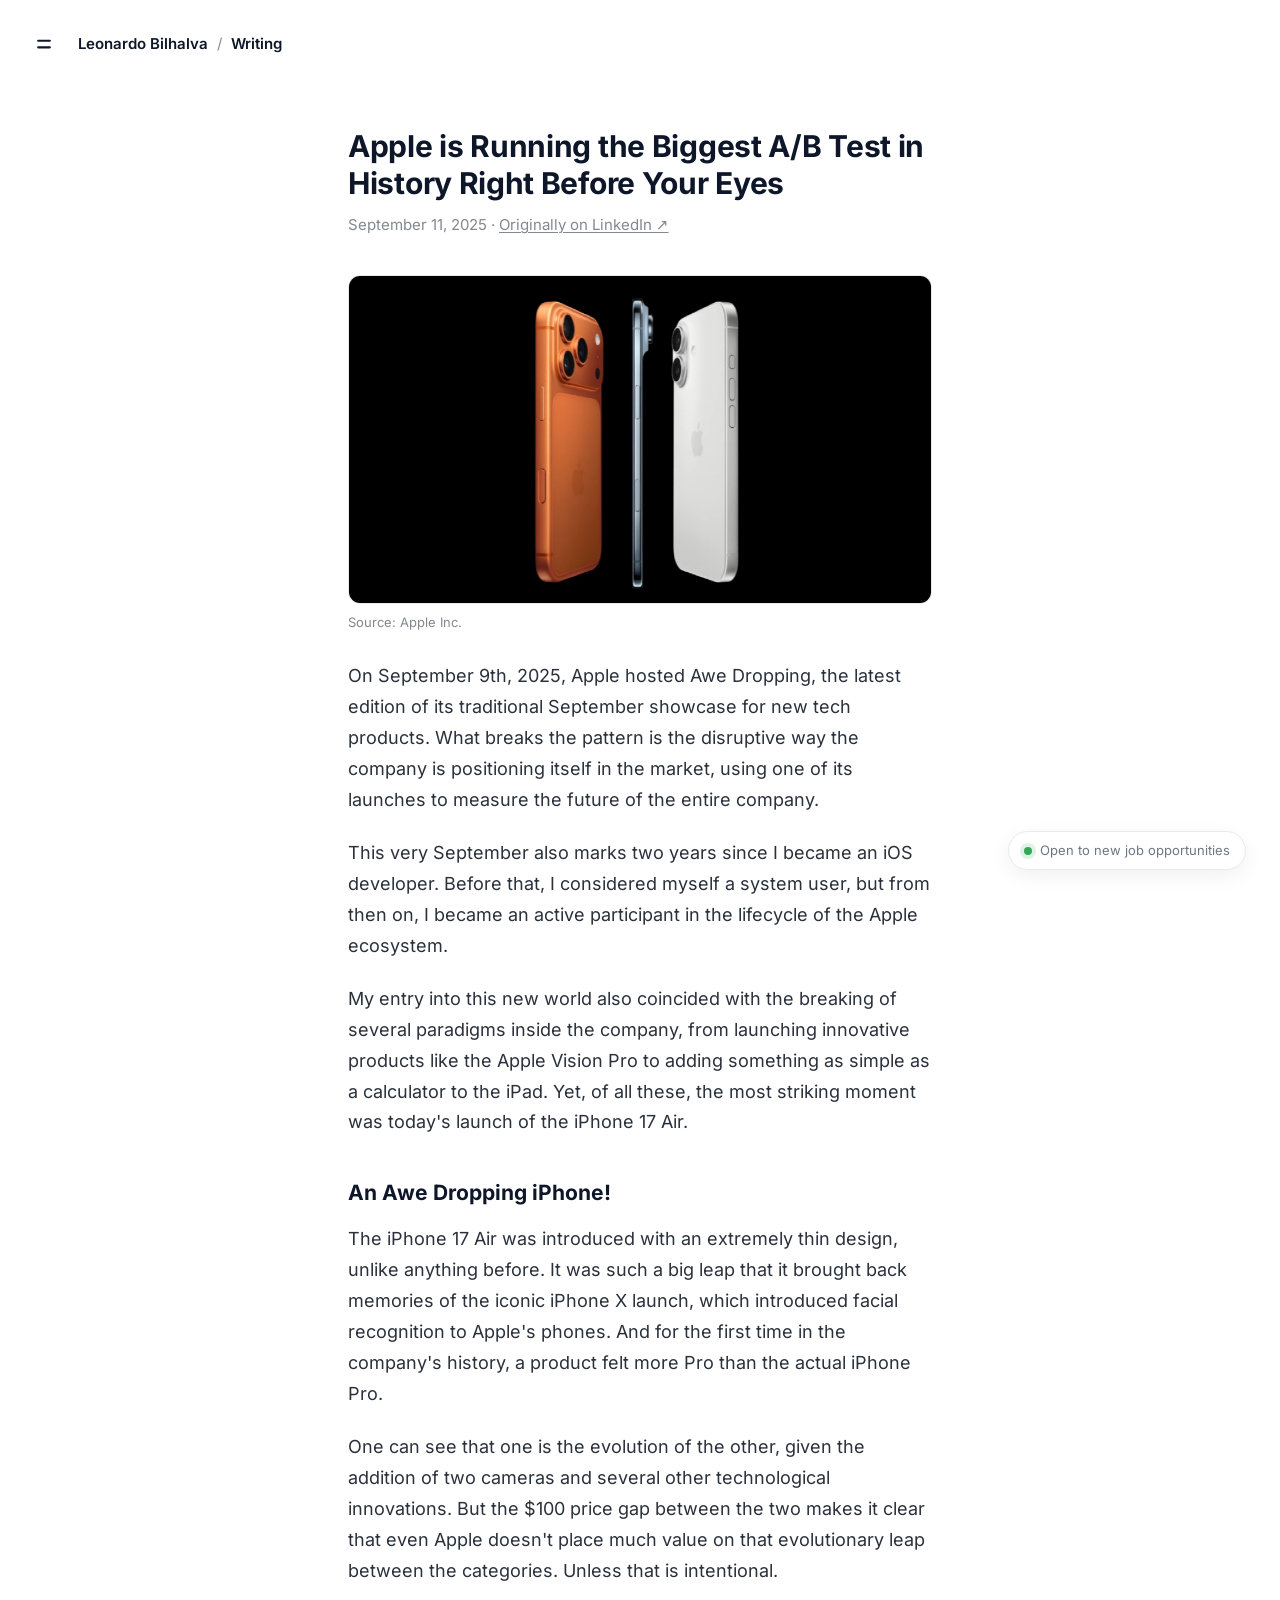
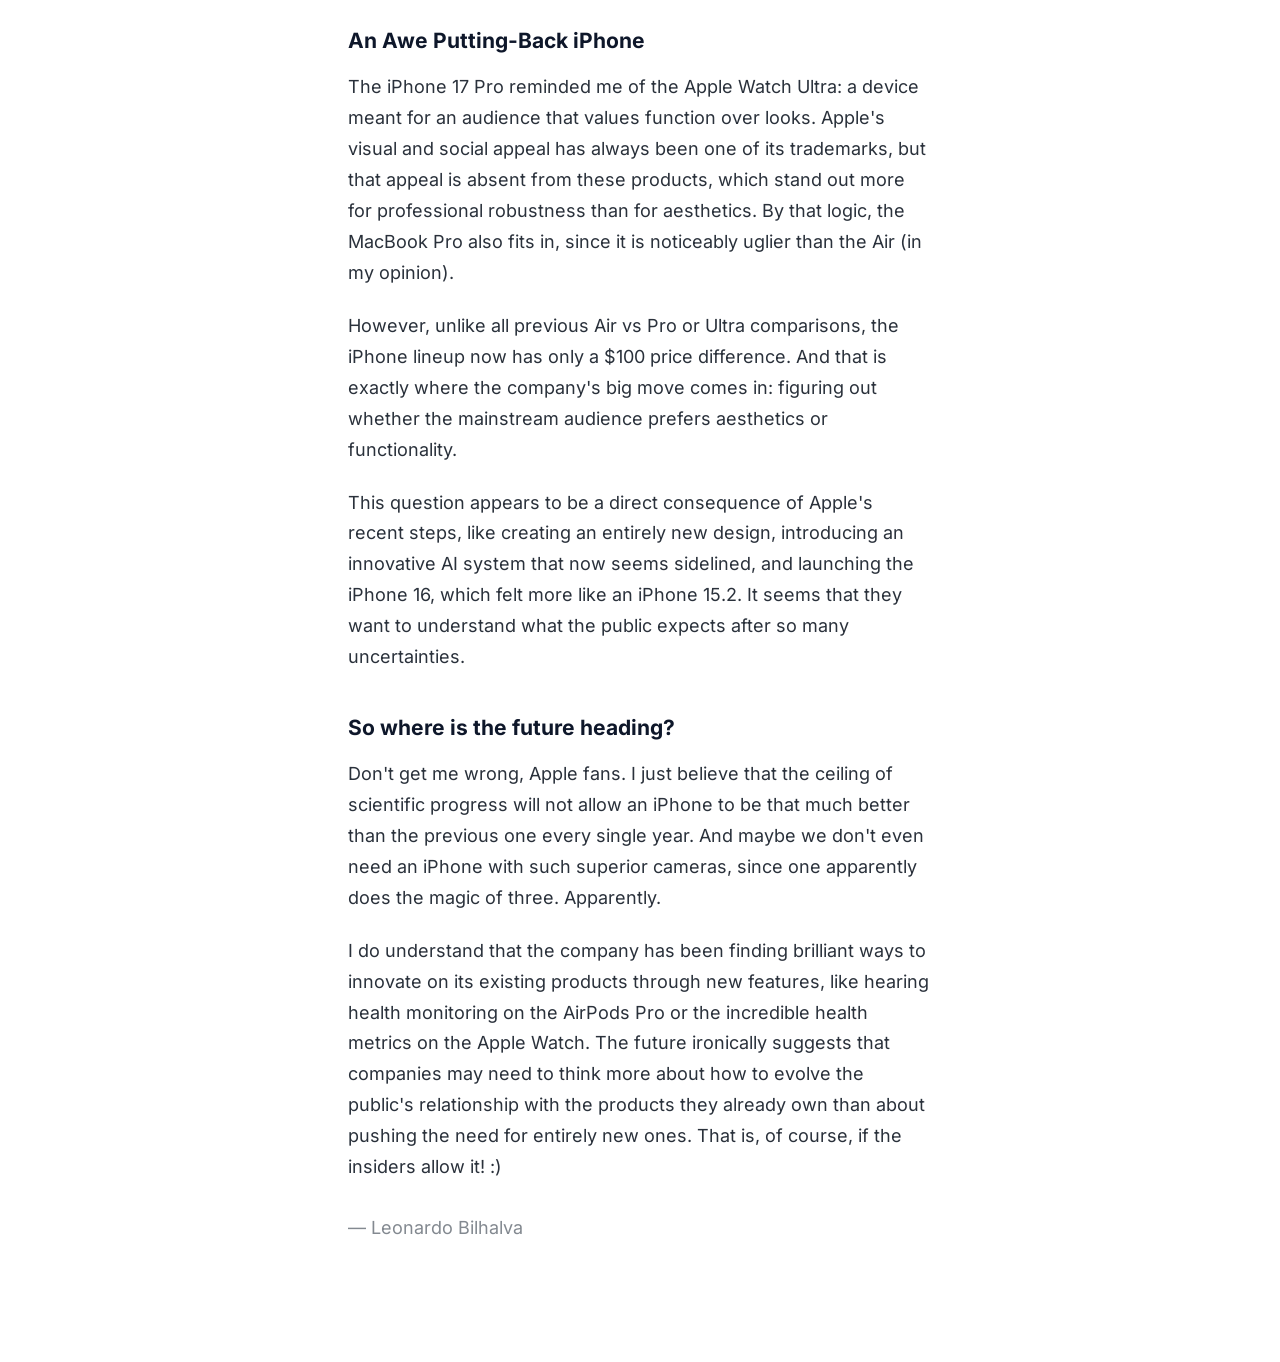
<file: apple-ab-test.html>
<!DOCTYPE html>
<html lang="en">
<head>
  <meta charset="UTF-8" />
  <meta name="viewport" content="width=device-width, initial-scale=1.0" />
  <meta name="color-scheme" content="light only" />
  <title>Apple is Running the Biggest A/B Test in History — Leonardo Bilhalva</title>
  <meta name="description" content="On the move Apple made at Awe Dropping 2025, and why the iPhone 17 Air vs Pro may be the largest A/B test in history." />
  <link rel="stylesheet" href="style.css?v=12" />
  <link rel="icon" href="/favicon.ico" sizes="any" />
  <link rel="icon" type="image/png" href="assets/favicon-64.png?v=1" />
  <link rel="apple-touch-icon" href="assets/favicon-180.png?v=1" />
</head>
<body>
  <div class="menu" onclick="navMenu(true)" role="button" aria-label="Open menu" tabindex="0"><svg viewBox="0 0 24 24" fill="none"><path d="M5 8H19" stroke="currentColor" stroke-width="2.5" stroke-linecap="round"/><path d="M5 16H19" stroke="currentColor" stroke-width="2.5" stroke-linecap="round"/></svg></div>
  <div class="pill"><span class="dot"></span>Open to new job opportunities</div>
  <nav class="crumb"><a href="index.html">Leonardo Bilhalva</a> <span class="sep">/</span> <a href="writing.html">Writing</a></nav>

  <!-- nav sidebar -->
  <div class="nav-backdrop" id="navBackdrop" onclick="navMenu(false)"></div>
  <aside class="nav-panel" id="navPanel" aria-hidden="true">
    <button class="nav-close" onclick="navMenu(false)" aria-label="Close menu"><svg viewBox="0 0 24 24" fill="none"><path d="M6 6L18 18" stroke="currentColor" stroke-width="2.5" stroke-linecap="round"/><path d="M6 18L18 6" stroke="currentColor" stroke-width="2.5" stroke-linecap="round"/></svg></button>
    <a class="nav-home" href="index.html">Homepage</a>
    <div class="nav-group">
      <div class="nav-glabel">Pages</div>
      <a class="nl" href="apps.html">Apps</a>
      <a class="nl" href="experience.html">Experience</a>
      <a class="nl" href="index.html#research">Research</a>
      <a class="nl" href="writing.html">Writing</a>
      <a class="nl" href="index.html#films">Films</a>
    </div>
    <div class="nav-group">
      <div class="nav-glabel">Projects</div>
      <a class="nl" href="apps.html#chrono">Chrono</a>
      <a class="nl" href="apps.html#tinygoods">Tiny Goods</a>
    </div>
    <div class="nav-socials">
      <a href="https://github.com/leonardobilhalva" target="_blank" rel="noopener" aria-label="GitHub"><svg viewBox="0 0 24 24"><path d="M12 .5C5.7.5.5 5.7.5 12c0 5.1 3.3 9.4 7.9 10.9.6.1.8-.2.8-.5v-1.8c-3.2.7-3.9-1.5-3.9-1.5-.5-1.3-1.3-1.7-1.3-1.7-1.1-.7.1-.7.1-.7 1.2.1 1.8 1.2 1.8 1.2 1 1.8 2.8 1.3 3.5 1 .1-.8.4-1.3.7-1.6-2.6-.3-5.3-1.3-5.3-5.7 0-1.3.5-2.3 1.2-3.1-.1-.3-.5-1.5.1-3.1 0 0 1-.3 3.3 1.2a11.5 11.5 0 0 1 6 0C17.3 4.7 18.3 5 18.3 5c.6 1.6.2 2.8.1 3.1.8.8 1.2 1.8 1.2 3.1 0 4.4-2.7 5.4-5.3 5.7.4.4.8 1.1.8 2.2v3.3c0 .3.2.6.8.5 4.6-1.5 7.9-5.8 7.9-10.9C23.5 5.7 18.3.5 12 .5z"/></svg></a>
      <a href="https://instagram.com/leonardobilhalva" target="_blank" rel="noopener" aria-label="Instagram"><svg viewBox="0 0 24 24"><rect x="2.5" y="2.5" width="19" height="19" rx="5.5" fill="none" stroke="currentColor" stroke-width="2"/><circle cx="12" cy="12" r="4.2" fill="none" stroke="currentColor" stroke-width="2"/><circle cx="17.4" cy="6.6" r="1.4" fill="currentColor"/></svg></a>
      <a href="https://linkedin.com/in/leonardobilhalva" target="_blank" rel="noopener" aria-label="LinkedIn"><svg viewBox="0 0 24 24"><path d="M20.5 2h-17C2.7 2 2 2.7 2 3.5v17c0 .8.7 1.5 1.5 1.5h17c.8 0 1.5-.7 1.5-1.5v-17c0-.8-.7-1.5-1.5-1.5zM8 19H5V9h3v10zM6.5 7.7a1.7 1.7 0 1 1 0-3.5 1.7 1.7 0 0 1 0 3.5zM19 19h-3v-5c0-1.2-.5-2-1.6-2-.9 0-1.4.6-1.6 1.2-.1.2-.1.5-.1.8v5h-3V9h3v1.4c.4-.6 1.1-1.5 2.7-1.5 2 0 3.2 1.3 3.2 4V19z"/></svg></a>
      <a href="mailto:leobbbilhalva@gmail.com" aria-label="Email"><svg viewBox="0 0 24 24"><path d="M20 4H4c-1.1 0-2 .9-2 2v12c0 1.1.9 2 2 2h16c1.1 0 2-.9 2-2V6c0-1.1-.9-2-2-2zm0 4-8 5-8-5V6l8 5 8-5v2z"/></svg></a>
    </div>
  </aside>

  <main class="wrap">
    <article class="article">
      <h1 class="art-title">Apple is Running the Biggest A/B Test in History Right Before Your Eyes</h1>
      <div class="art-meta">September 11, 2025 · <a href="https://www.linkedin.com/in/leonardobilhalva/recent-activity/articles/" target="_blank" rel="noopener">Originally on LinkedIn ↗</a></div>

      <figure>
        <img src="assets/articles/iphone17.jpg" alt="iPhone 17 Pro, iPhone 17 Air and iPhone 17 side by side" />
        <figcaption>Source: Apple Inc.</figcaption>
      </figure>

      <p>On September 9th, 2025, Apple hosted Awe Dropping, the latest edition of its traditional September showcase for new tech products. What breaks the pattern is the disruptive way the company is positioning itself in the market, using one of its launches to measure the future of the entire company.</p>

      <p>This very September also marks two years since I became an iOS developer. Before that, I considered myself a system user, but from then on, I became an active participant in the lifecycle of the Apple ecosystem.</p>

      <p>My entry into this new world also coincided with the breaking of several paradigms inside the company, from launching innovative products like the Apple Vision Pro to adding something as simple as a calculator to the iPad. Yet, of all these, the most striking moment was today's launch of the iPhone 17 Air.</p>

      <h3>An Awe Dropping iPhone!</h3>

      <p>The iPhone 17 Air was introduced with an extremely thin design, unlike anything before. It was such a big leap that it brought back memories of the iconic iPhone X launch, which introduced facial recognition to Apple's phones. And for the first time in the company's history, a product felt more Pro than the actual iPhone Pro.</p>

      <p>One can see that one is the evolution of the other, given the addition of two cameras and several other technological innovations. But the $100 price gap between the two makes it clear that even Apple doesn't place much value on that evolutionary leap between the categories. Unless that is intentional.</p>

      <h3>An Awe Putting-Back iPhone</h3>

      <p>The iPhone 17 Pro reminded me of the Apple Watch Ultra: a device meant for an audience that values function over looks. Apple's visual and social appeal has always been one of its trademarks, but that appeal is absent from these products, which stand out more for professional robustness than for aesthetics. By that logic, the MacBook Pro also fits in, since it is noticeably uglier than the Air (in my opinion).</p>

      <p>However, unlike all previous Air vs Pro or Ultra comparisons, the iPhone lineup now has only a $100 price difference. And that is exactly where the company's big move comes in: figuring out whether the mainstream audience prefers aesthetics or functionality.</p>

      <p>This question appears to be a direct consequence of Apple's recent steps, like creating an entirely new design, introducing an innovative AI system that now seems sidelined, and launching the iPhone 16, which felt more like an iPhone 15.2. It seems that they want to understand what the public expects after so many uncertainties.</p>

      <h3>So where is the future heading?</h3>

      <p>Don't get me wrong, Apple fans. I just believe that the ceiling of scientific progress will not allow an iPhone to be that much better than the previous one every single year. And maybe we don't even need an iPhone with such superior cameras, since one apparently does the magic of three. Apparently.</p>

      <p>I do understand that the company has been finding brilliant ways to innovate on its existing products through new features, like hearing health monitoring on the AirPods Pro or the incredible health metrics on the Apple Watch. The future ironically suggests that companies may need to think more about how to evolve the public's relationship with the products they already own than about pushing the need for entirely new ones. That is, of course, if the insiders allow it! :)</p>

      <p class="sig">— Leonardo Bilhalva</p>
    </article>
  </main>

  <script>
    function navMenu(open){
      document.getElementById('navPanel').classList.toggle('open', open);
      document.getElementById('navBackdrop').classList.toggle('open', open);
      document.getElementById('navPanel').setAttribute('aria-hidden', open ? 'false' : 'true');
      document.body.style.overflow = open ? 'hidden' : '';
    }
    document.addEventListener('keydown', e => { if(e.key === 'Escape') navMenu(false); });
  </script>
</body>
</html>
</file>
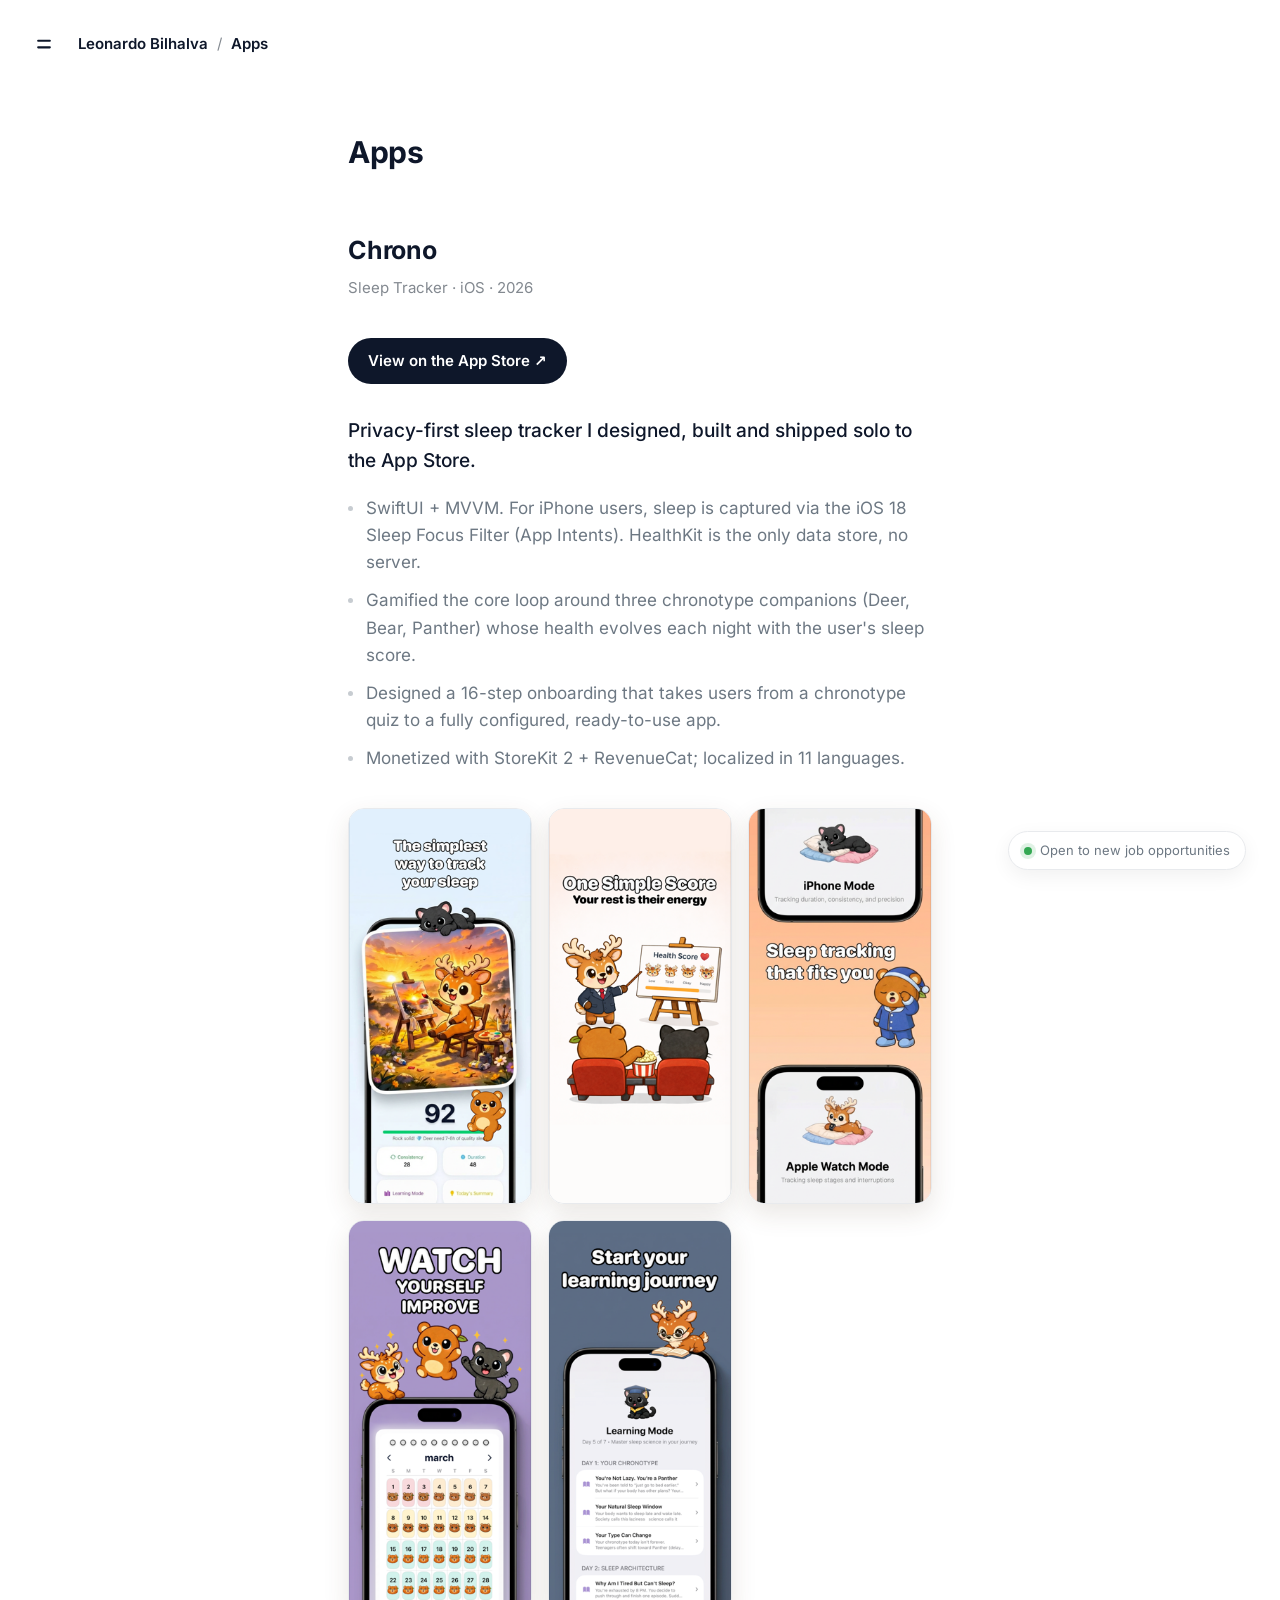
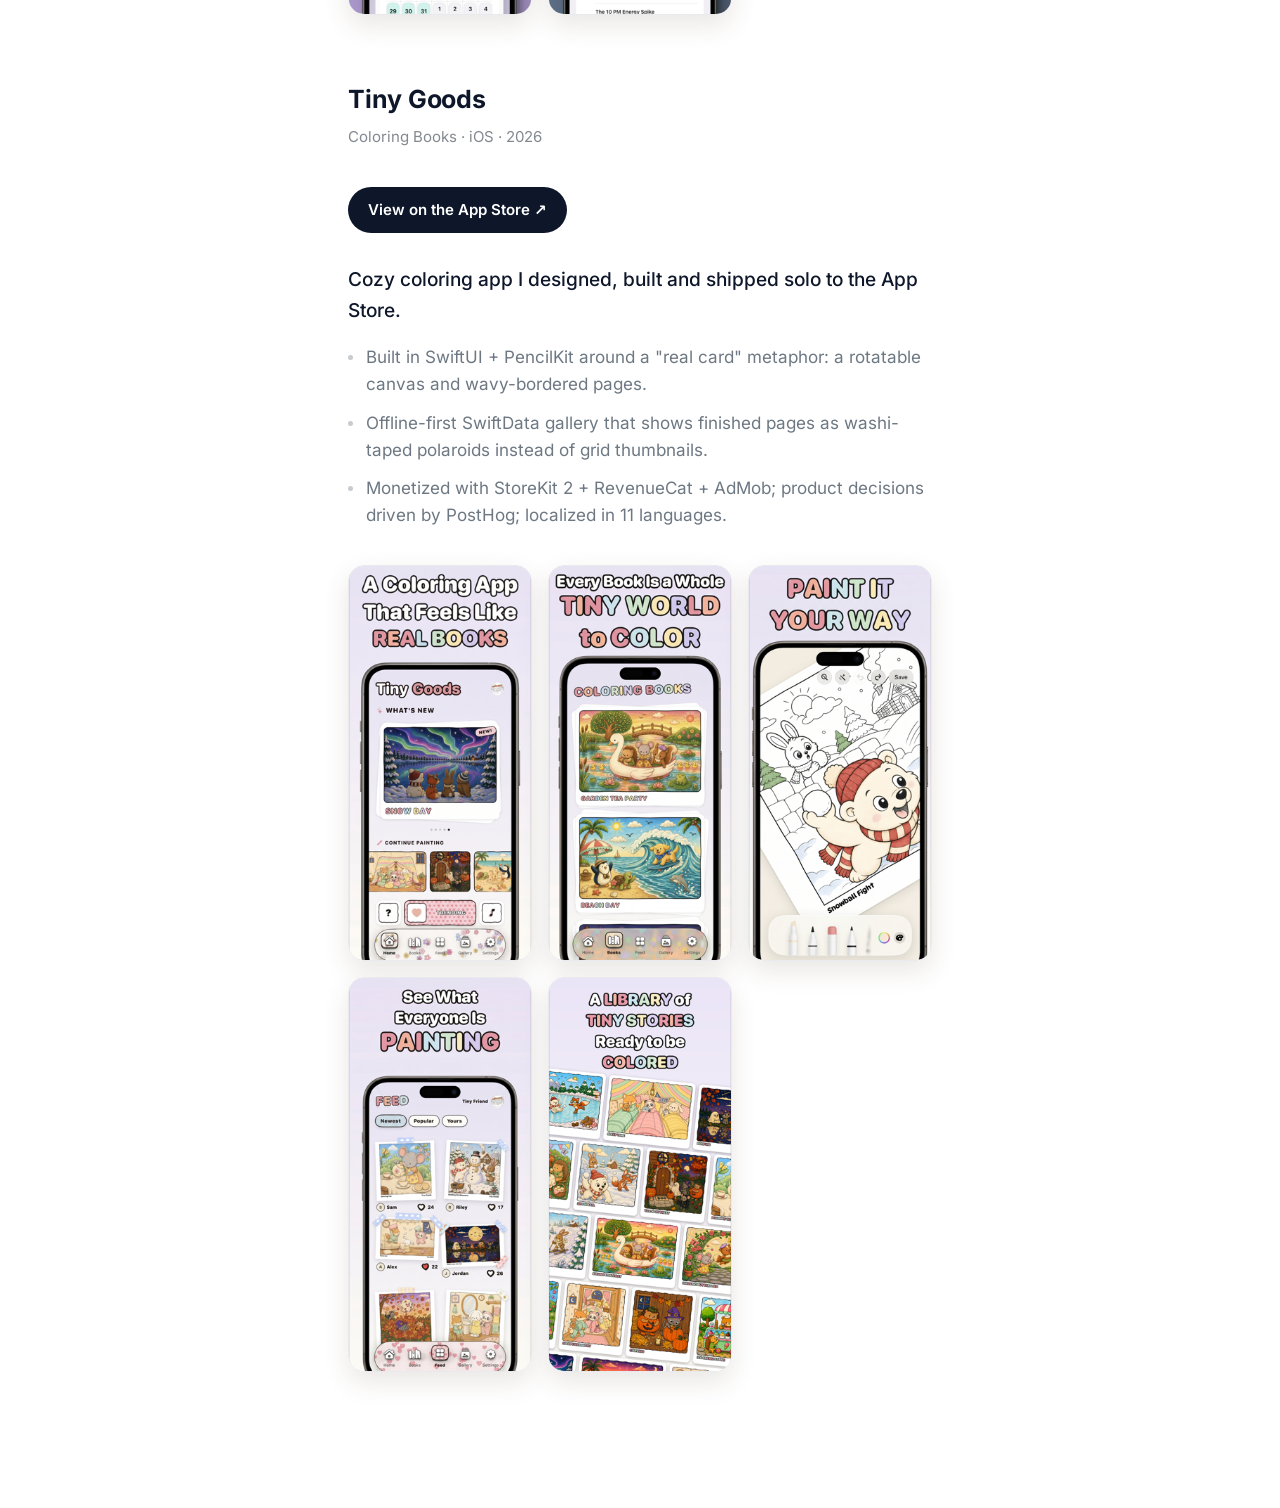
<file: apps.html>
<!DOCTYPE html>
<html lang="en">
<head>
  <meta charset="UTF-8" />
  <meta name="viewport" content="width=device-width, initial-scale=1.0" />
  <meta name="color-scheme" content="light only" />
  <title>Apps — Leonardo Bilhalva</title>
  <meta name="description" content="Apps I designed, built and shipped solo to the App Store: Chrono and Tiny Goods." />
  <link rel="stylesheet" href="style.css?v=12" />
  <link rel="icon" href="/favicon.ico" sizes="any" />
  <link rel="icon" type="image/png" href="assets/favicon-64.png?v=1" />
  <link rel="apple-touch-icon" href="assets/favicon-180.png?v=1" />
</head>
<body>
  <div class="menu" onclick="navMenu(true)" role="button" aria-label="Open menu" tabindex="0"><svg viewBox="0 0 24 24" fill="none"><path d="M5 8H19" stroke="currentColor" stroke-width="2.5" stroke-linecap="round"/><path d="M5 16H19" stroke="currentColor" stroke-width="2.5" stroke-linecap="round"/></svg></div>
  <div class="pill"><span class="dot"></span>Open to new job opportunities</div>
  <nav class="crumb"><a href="index.html">Leonardo Bilhalva</a> <span class="sep">/</span> <span class="cur">Apps</span></nav>

  <!-- nav sidebar -->
  <div class="nav-backdrop" id="navBackdrop" onclick="navMenu(false)"></div>
  <aside class="nav-panel" id="navPanel" aria-hidden="true">
    <button class="nav-close" onclick="navMenu(false)" aria-label="Close menu"><svg viewBox="0 0 24 24" fill="none"><path d="M6 6L18 18" stroke="currentColor" stroke-width="2.5" stroke-linecap="round"/><path d="M6 18L18 6" stroke="currentColor" stroke-width="2.5" stroke-linecap="round"/></svg></button>
    <a class="nav-home" href="index.html">Homepage</a>
    <div class="nav-group">
      <div class="nav-glabel">Pages</div>
      <a class="nl" href="apps.html">Apps</a>
      <a class="nl" href="experience.html">Experience</a>
      <a class="nl" href="index.html#research">Research</a>
      <a class="nl" href="writing.html">Writing</a>
      <a class="nl" href="index.html#films">Films</a>
    </div>
    <div class="nav-group">
      <div class="nav-glabel">Projects</div>
      <a class="nl" href="apps.html#chrono">Chrono</a>
      <a class="nl" href="apps.html#tinygoods">Tiny Goods</a>
    </div>
    <div class="nav-socials">
      <a href="https://github.com/leonardobilhalva" target="_blank" rel="noopener" aria-label="GitHub"><svg viewBox="0 0 24 24"><path d="M12 .5C5.7.5.5 5.7.5 12c0 5.1 3.3 9.4 7.9 10.9.6.1.8-.2.8-.5v-1.8c-3.2.7-3.9-1.5-3.9-1.5-.5-1.3-1.3-1.7-1.3-1.7-1.1-.7.1-.7.1-.7 1.2.1 1.8 1.2 1.8 1.2 1 1.8 2.8 1.3 3.5 1 .1-.8.4-1.3.7-1.6-2.6-.3-5.3-1.3-5.3-5.7 0-1.3.5-2.3 1.2-3.1-.1-.3-.5-1.5.1-3.1 0 0 1-.3 3.3 1.2a11.5 11.5 0 0 1 6 0C17.3 4.7 18.3 5 18.3 5c.6 1.6.2 2.8.1 3.1.8.8 1.2 1.8 1.2 3.1 0 4.4-2.7 5.4-5.3 5.7.4.4.8 1.1.8 2.2v3.3c0 .3.2.6.8.5 4.6-1.5 7.9-5.8 7.9-10.9C23.5 5.7 18.3.5 12 .5z"/></svg></a>
      <a href="https://instagram.com/leonardobilhalva" target="_blank" rel="noopener" aria-label="Instagram"><svg viewBox="0 0 24 24"><rect x="2.5" y="2.5" width="19" height="19" rx="5.5" fill="none" stroke="currentColor" stroke-width="2"/><circle cx="12" cy="12" r="4.2" fill="none" stroke="currentColor" stroke-width="2"/><circle cx="17.4" cy="6.6" r="1.4" fill="currentColor"/></svg></a>
      <a href="https://linkedin.com/in/leonardobilhalva" target="_blank" rel="noopener" aria-label="LinkedIn"><svg viewBox="0 0 24 24"><path d="M20.5 2h-17C2.7 2 2 2.7 2 3.5v17c0 .8.7 1.5 1.5 1.5h17c.8 0 1.5-.7 1.5-1.5v-17c0-.8-.7-1.5-1.5-1.5zM8 19H5V9h3v10zM6.5 7.7a1.7 1.7 0 1 1 0-3.5 1.7 1.7 0 0 1 0 3.5zM19 19h-3v-5c0-1.2-.5-2-1.6-2-.9 0-1.4.6-1.6 1.2-.1.2-.1.5-.1.8v5h-3V9h3v1.4c.4-.6 1.1-1.5 2.7-1.5 2 0 3.2 1.3 3.2 4V19z"/></svg></a>
      <a href="mailto:leobbbilhalva@gmail.com" aria-label="Email"><svg viewBox="0 0 24 24"><path d="M20 4H4c-1.1 0-2 .9-2 2v12c0 1.1.9 2 2 2h16c1.1 0 2-.9 2-2V6c0-1.1-.9-2-2-2zm0 4-8 5-8-5V6l8 5 8-5v2z"/></svg></a>
    </div>
  </aside>

  <main class="wrap">
    <h2 class="page-h1">Apps</h2>

    <section class="app-block" id="chrono">
      <h3 class="app-h">Chrono</h3>
      <div class="art-meta">Sleep Tracker · iOS · 2026</div>
      <a class="store-btn" href="https://apps.apple.com/us/app/chrono-sleep-tracker/id6757658348" target="_blank" rel="noopener">View on the App Store ↗</a>
      <p class="app-lead">Privacy-first sleep tracker I designed, built and shipped solo to the App Store.</p>
      <ul class="bullets">
        <li>SwiftUI + MVVM. For iPhone users, sleep is captured via the iOS 18 Sleep Focus Filter (App Intents). HealthKit is the only data store, no server.</li>
        <li>Gamified the core loop around three chronotype companions (Deer, Bear, Panther) whose health evolves each night with the user's sleep score.</li>
        <li>Designed a 16-step onboarding that takes users from a chronotype quiz to a fully configured, ready-to-use app.</li>
        <li>Monetized with StoreKit 2 + RevenueCat; localized in 11 languages.</li>
      </ul>
      <div class="app-shots">
        <img src="assets/chrono/1.jpg" alt="Chrono home with sleep score" loading="lazy" />
        <img src="assets/chrono/2.jpg" alt="Chrono score and companions" loading="lazy" />
        <img src="assets/chrono/4.jpg" alt="Chrono iPhone and Apple Watch modes" loading="lazy" />
        <img src="assets/chrono/3.jpg" alt="Chrono calendar with companions" loading="lazy" />
        <img src="assets/chrono/5.jpg" alt="Chrono learning mode" loading="lazy" />
      </div>
    </section>

    <section class="app-block" id="tinygoods">
      <h3 class="app-h">Tiny Goods</h3>
      <div class="art-meta">Coloring Books · iOS · 2026</div>
      <a class="store-btn" href="https://apps.apple.com/us/app/tiny-goods-coloring-books/id6763943965" target="_blank" rel="noopener">View on the App Store ↗</a>
      <p class="app-lead">Cozy coloring app I designed, built and shipped solo to the App Store.</p>
      <ul class="bullets">
        <li>Built in SwiftUI + PencilKit around a "real card" metaphor: a rotatable canvas and wavy-bordered pages.</li>
        <li>Offline-first SwiftData gallery that shows finished pages as washi-taped polaroids instead of grid thumbnails.</li>
        <li>Monetized with StoreKit 2 + RevenueCat + AdMob; product decisions driven by PostHog; localized in 11 languages.</li>
      </ul>
      <div class="app-shots">
        <img src="assets/tinygoods/1.jpg" alt="Tiny Goods home" loading="lazy" />
        <img src="assets/tinygoods/4.jpg" alt="Tiny Goods coloring books" loading="lazy" />
        <img src="assets/tinygoods/2.jpg" alt="Tiny Goods canvas" loading="lazy" />
        <img src="assets/tinygoods/3.jpg" alt="Tiny Goods community feed" loading="lazy" />
        <img src="assets/tinygoods/5.jpg" alt="Tiny Goods library" loading="lazy" />
      </div>
    </section>

  </main>

  <script>
    function navMenu(open){
      document.getElementById('navPanel').classList.toggle('open', open);
      document.getElementById('navBackdrop').classList.toggle('open', open);
      document.getElementById('navPanel').setAttribute('aria-hidden', open ? 'false' : 'true');
      document.body.style.overflow = open ? 'hidden' : '';
    }
    document.addEventListener('keydown', e => { if(e.key === 'Escape') navMenu(false); });
  </script>
</body>
</html>
</file>
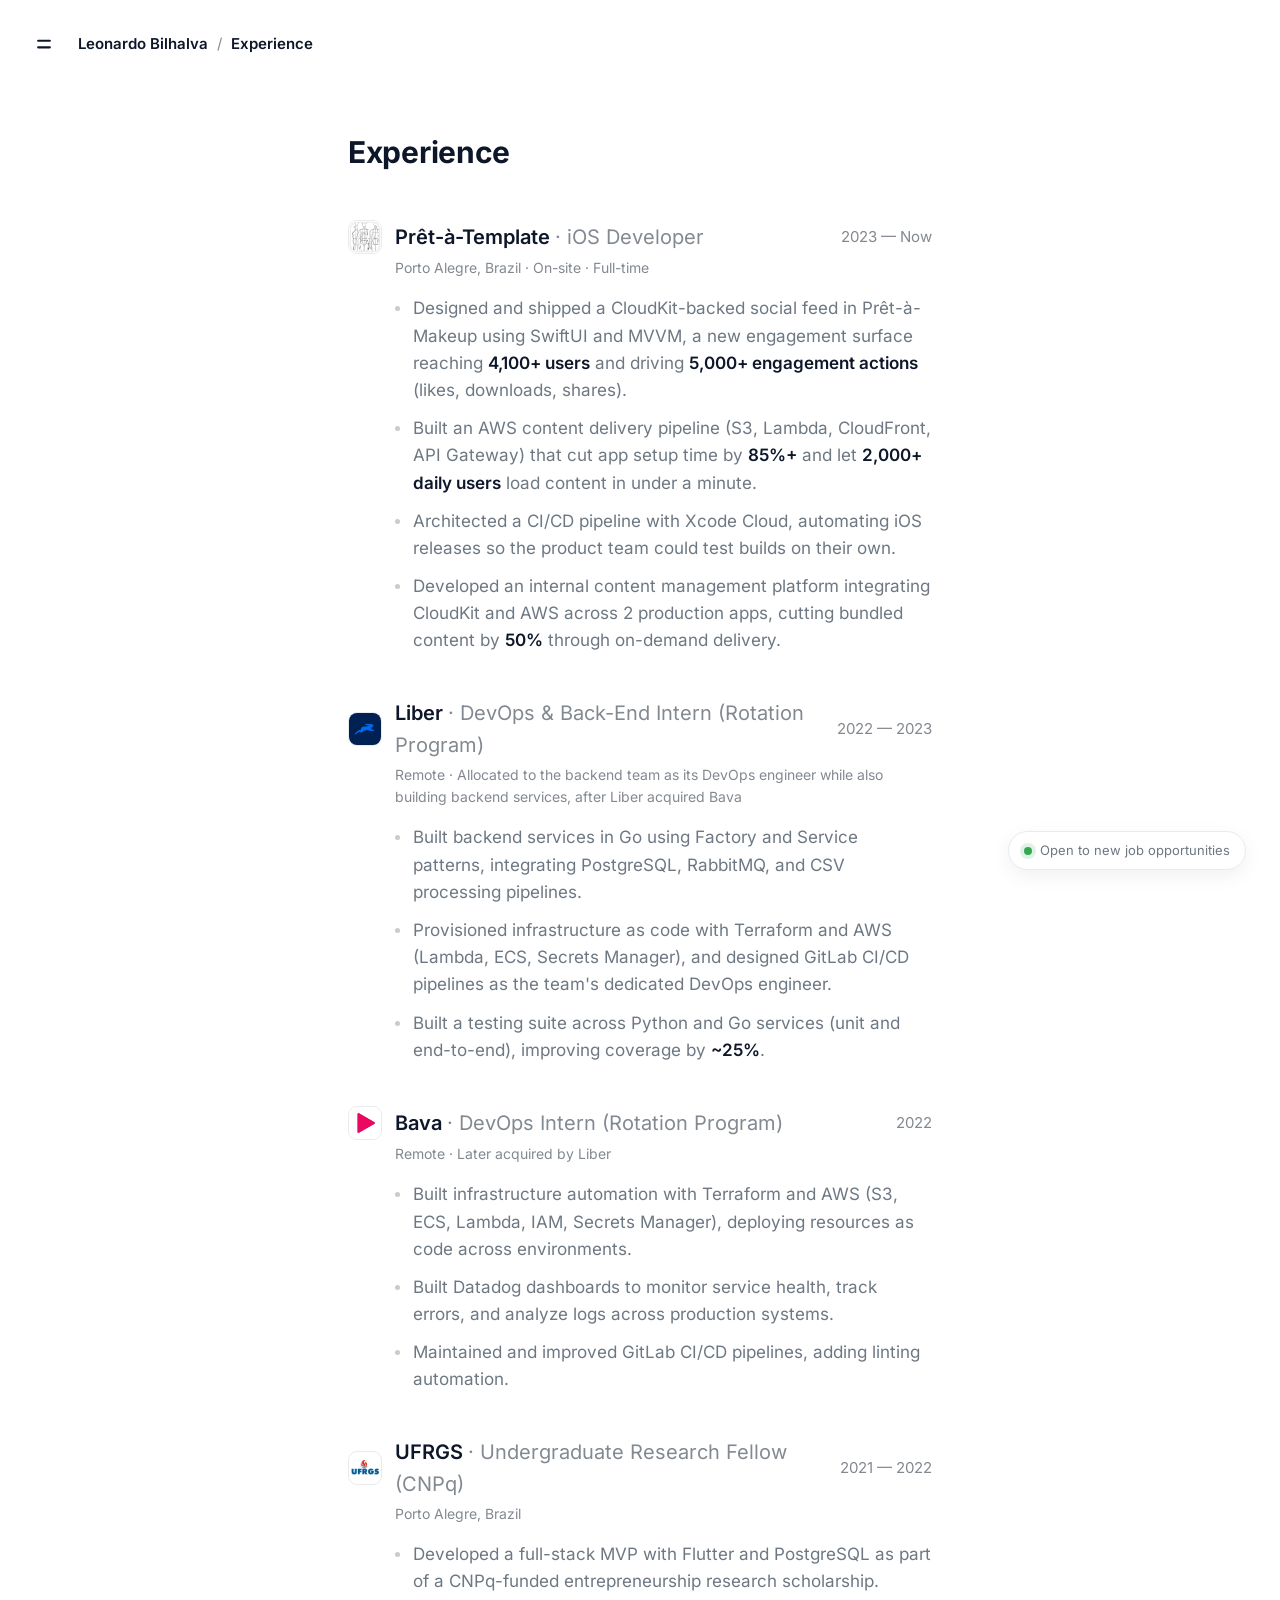
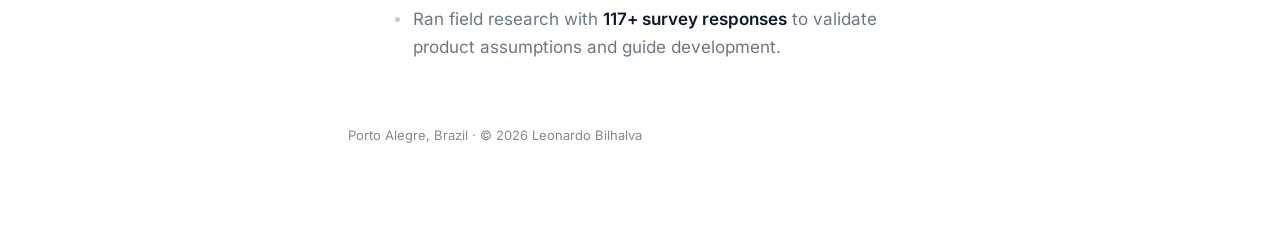
<file: experience.html>
<!DOCTYPE html>
<html lang="en">
<head>
  <meta charset="UTF-8" />
  <meta name="viewport" content="width=device-width, initial-scale=1.0" />
  <meta name="color-scheme" content="light only" />
  <title>Experience — Leonardo Bilhalva</title>
  <meta name="description" content="Leonardo Bilhalva's work experience: iOS at Prêt-à-Template, backend and DevOps at Liber and Bava, research at UFRGS." />
  <link rel="stylesheet" href="style.css?v=12" />
  <link rel="icon" href="/favicon.ico" sizes="any" />
  <link rel="icon" type="image/png" href="assets/favicon-64.png?v=1" />
  <link rel="apple-touch-icon" href="assets/favicon-180.png?v=1" />
</head>
<body>
  <div class="menu" onclick="navMenu(true)" role="button" aria-label="Open menu" tabindex="0"><svg viewBox="0 0 24 24" fill="none"><path d="M5 8H19" stroke="currentColor" stroke-width="2.5" stroke-linecap="round"/><path d="M5 16H19" stroke="currentColor" stroke-width="2.5" stroke-linecap="round"/></svg></div>
  <div class="pill"><span class="dot"></span>Open to new job opportunities</div>
  <nav class="crumb"><a href="index.html">Leonardo Bilhalva</a> <span class="sep">/</span> <span class="cur">Experience</span></nav>

  <!-- nav sidebar -->
  <div class="nav-backdrop" id="navBackdrop" onclick="navMenu(false)"></div>
  <aside class="nav-panel" id="navPanel" aria-hidden="true">
    <button class="nav-close" onclick="navMenu(false)" aria-label="Close menu"><svg viewBox="0 0 24 24" fill="none"><path d="M6 6L18 18" stroke="currentColor" stroke-width="2.5" stroke-linecap="round"/><path d="M6 18L18 6" stroke="currentColor" stroke-width="2.5" stroke-linecap="round"/></svg></button>
    <a class="nav-home" href="index.html">Homepage</a>
    <div class="nav-group">
      <div class="nav-glabel">Pages</div>
      <a class="nl" href="apps.html">Apps</a>
      <a class="nl" href="experience.html">Experience</a>
      <a class="nl" href="index.html#research">Research</a>
      <a class="nl" href="writing.html">Writing</a>
      <a class="nl" href="index.html#films">Films</a>
    </div>
    <div class="nav-group">
      <div class="nav-glabel">Projects</div>
      <a class="nl" href="apps.html#chrono">Chrono</a>
      <a class="nl" href="apps.html#tinygoods">Tiny Goods</a>
    </div>
    <div class="nav-socials">
      <a href="https://github.com/leonardobilhalva" target="_blank" rel="noopener" aria-label="GitHub"><svg viewBox="0 0 24 24"><path d="M12 .5C5.7.5.5 5.7.5 12c0 5.1 3.3 9.4 7.9 10.9.6.1.8-.2.8-.5v-1.8c-3.2.7-3.9-1.5-3.9-1.5-.5-1.3-1.3-1.7-1.3-1.7-1.1-.7.1-.7.1-.7 1.2.1 1.8 1.2 1.8 1.2 1 1.8 2.8 1.3 3.5 1 .1-.8.4-1.3.7-1.6-2.6-.3-5.3-1.3-5.3-5.7 0-1.3.5-2.3 1.2-3.1-.1-.3-.5-1.5.1-3.1 0 0 1-.3 3.3 1.2a11.5 11.5 0 0 1 6 0C17.3 4.7 18.3 5 18.3 5c.6 1.6.2 2.8.1 3.1.8.8 1.2 1.8 1.2 3.1 0 4.4-2.7 5.4-5.3 5.7.4.4.8 1.1.8 2.2v3.3c0 .3.2.6.8.5 4.6-1.5 7.9-5.8 7.9-10.9C23.5 5.7 18.3.5 12 .5z"/></svg></a>
      <a href="https://instagram.com/leonardobilhalva" target="_blank" rel="noopener" aria-label="Instagram"><svg viewBox="0 0 24 24"><rect x="2.5" y="2.5" width="19" height="19" rx="5.5" fill="none" stroke="currentColor" stroke-width="2"/><circle cx="12" cy="12" r="4.2" fill="none" stroke="currentColor" stroke-width="2"/><circle cx="17.4" cy="6.6" r="1.4" fill="currentColor"/></svg></a>
      <a href="https://linkedin.com/in/leonardobilhalva" target="_blank" rel="noopener" aria-label="LinkedIn"><svg viewBox="0 0 24 24"><path d="M20.5 2h-17C2.7 2 2 2.7 2 3.5v17c0 .8.7 1.5 1.5 1.5h17c.8 0 1.5-.7 1.5-1.5v-17c0-.8-.7-1.5-1.5-1.5zM8 19H5V9h3v10zM6.5 7.7a1.7 1.7 0 1 1 0-3.5 1.7 1.7 0 0 1 0 3.5zM19 19h-3v-5c0-1.2-.5-2-1.6-2-.9 0-1.4.6-1.6 1.2-.1.2-.1.5-.1.8v5h-3V9h3v1.4c.4-.6 1.1-1.5 2.7-1.5 2 0 3.2 1.3 3.2 4V19z"/></svg></a>
      <a href="mailto:leobbbilhalva@gmail.com" aria-label="Email"><svg viewBox="0 0 24 24"><path d="M20 4H4c-1.1 0-2 .9-2 2v12c0 1.1.9 2 2 2h16c1.1 0 2-.9 2-2V6c0-1.1-.9-2-2-2zm0 4-8 5-8-5V6l8 5 8-5v2z"/></svg></a>
    </div>
  </aside>

  <main class="wrap">

    <h2 class="page-h1">Experience</h2>

    <!-- PRÊT-À-TEMPLATE -->
    <div class="job" id="pret">
      <div class="job-head">
        <div class="job-logo"><img src="assets/logos/pret.png" alt="" /></div>
        <div class="job-co">Prêt-à-Template <span>· iOS Developer</span></div>
        <div class="job-when">2023 — Now</div>
      </div>
      <div class="job-meta">Porto Alegre, Brazil · On-site · Full-time</div>
      <ul>
        <li>Designed and shipped a CloudKit-backed social feed in Prêt-à-Makeup using SwiftUI and MVVM, a new engagement surface reaching <b>4,100+ users</b> and driving <b>5,000+ engagement actions</b> (likes, downloads, shares).</li>
        <li>Built an AWS content delivery pipeline (S3, Lambda, CloudFront, API Gateway) that cut app setup time by <b>85%+</b> and let <b>2,000+ daily users</b> load content in under a minute.</li>
        <li>Architected a CI/CD pipeline with Xcode Cloud, automating iOS releases so the product team could test builds on their own.</li>
        <li>Developed an internal content management platform integrating CloudKit and AWS across 2 production apps, cutting bundled content by <b>50%</b> through on-demand delivery.</li>
      </ul>
    </div>

    <!-- LIBER -->
    <div class="job" id="liber">
      <div class="job-head">
        <div class="job-logo"><img src="assets/logos/liber.png" alt="" /></div>
        <div class="job-co">Liber <span>· DevOps &amp; Back-End Intern (Rotation Program)</span></div>
        <div class="job-when">2022 — 2023</div>
      </div>
      <div class="job-meta">Remote · Allocated to the backend team as its DevOps engineer while also building backend services, after Liber acquired Bava</div>
      <ul>
        <li>Built backend services in Go using Factory and Service patterns, integrating PostgreSQL, RabbitMQ, and CSV processing pipelines.</li>
        <li>Provisioned infrastructure as code with Terraform and AWS (Lambda, ECS, Secrets Manager), and designed GitLab CI/CD pipelines as the team's dedicated DevOps engineer.</li>
        <li>Built a testing suite across Python and Go services (unit and end-to-end), improving coverage by <b>~25%</b>.</li>
      </ul>
    </div>

    <!-- BAVA -->
    <div class="job" id="bava">
      <div class="job-head">
        <div class="job-logo"><img src="assets/logos/bava.png" alt="" /></div>
        <div class="job-co">Bava <span>· DevOps Intern (Rotation Program)</span></div>
        <div class="job-when">2022</div>
      </div>
      <div class="job-meta">Remote · Later acquired by Liber</div>
      <ul>
        <li>Built infrastructure automation with Terraform and AWS (S3, ECS, Lambda, IAM, Secrets Manager), deploying resources as code across environments.</li>
        <li>Built Datadog dashboards to monitor service health, track errors, and analyze logs across production systems.</li>
        <li>Maintained and improved GitLab CI/CD pipelines, adding linting automation.</li>
      </ul>
    </div>

    <!-- UFRGS RESEARCH -->
    <div class="job" id="ufrgs">
      <div class="job-head">
        <div class="job-logo"><img class="contain" src="assets/logos/ufrgs.png" alt="" /></div>
        <div class="job-co">UFRGS <span>· Undergraduate Research Fellow (CNPq)</span></div>
        <div class="job-when">2021 — 2022</div>
      </div>
      <div class="job-meta">Porto Alegre, Brazil</div>
      <ul>
        <li>Developed a full-stack MVP with Flutter and PostgreSQL as part of a CNPq-funded entrepreneurship research scholarship.</li>
        <li>Ran field research with <b>117+ survey responses</b> to validate product assumptions and guide development.</li>
      </ul>
    </div>

    <div class="foot">Porto Alegre, Brazil · © 2026 Leonardo Bilhalva</div>

  </main>

  <script>
    function navMenu(open){
      document.getElementById('navPanel').classList.toggle('open', open);
      document.getElementById('navBackdrop').classList.toggle('open', open);
      document.getElementById('navPanel').setAttribute('aria-hidden', open ? 'false' : 'true');
      document.body.style.overflow = open ? 'hidden' : '';
    }
    document.addEventListener('keydown', e => { if(e.key === 'Escape') navMenu(false); });
  </script>
</body>
</html>
</file>
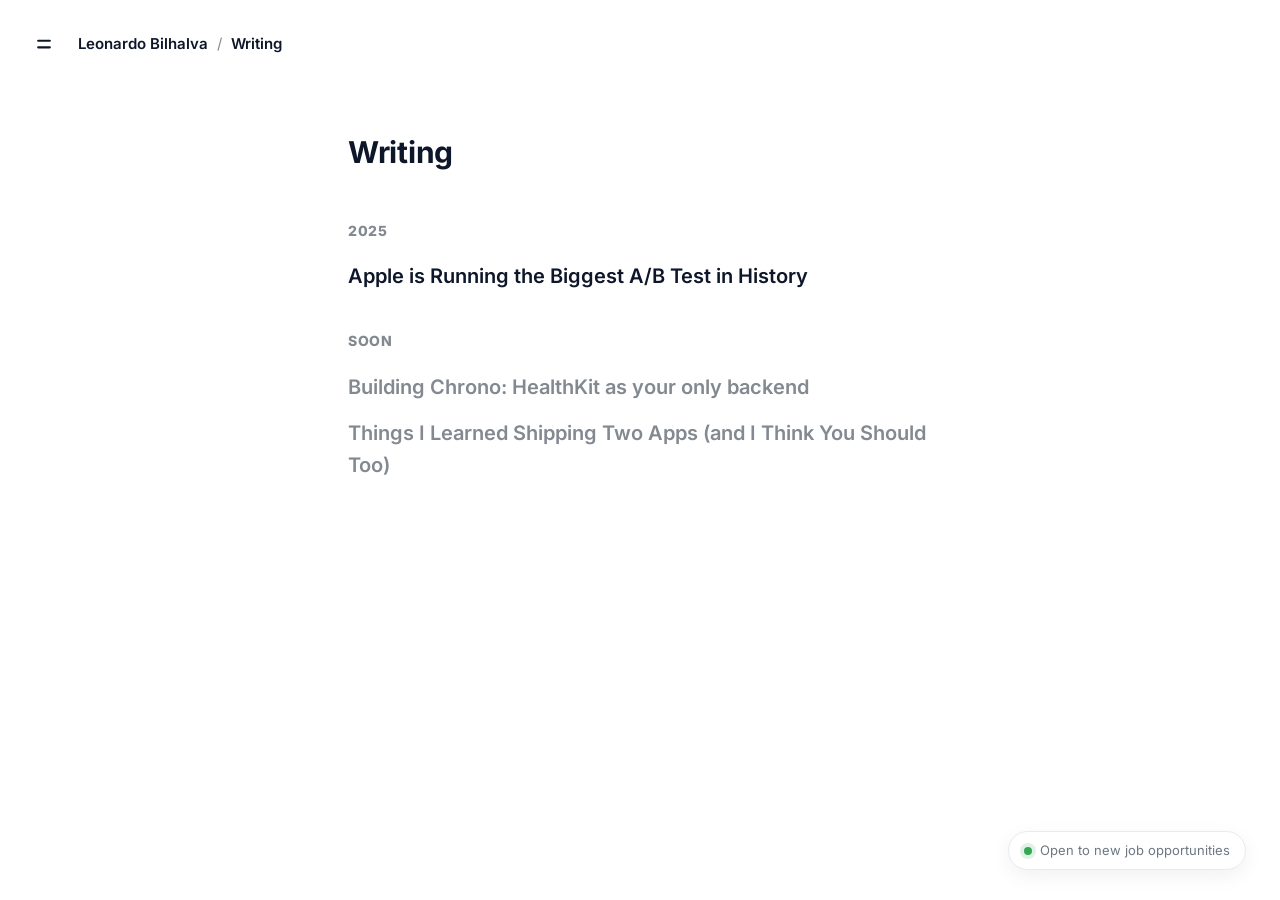
<file: writing.html>
<!DOCTYPE html>
<html lang="en">
<head>
  <meta charset="UTF-8" />
  <meta name="viewport" content="width=device-width, initial-scale=1.0" />
  <meta name="color-scheme" content="light only" />
  <title>Writing — Leonardo Bilhalva</title>
  <meta name="description" content="Things Leonardo Bilhalva writes about: Apple, iOS, building apps." />
  <link rel="stylesheet" href="style.css?v=12" />
  <link rel="icon" href="/favicon.ico" sizes="any" />
  <link rel="icon" type="image/png" href="assets/favicon-64.png?v=1" />
  <link rel="apple-touch-icon" href="assets/favicon-180.png?v=1" />
</head>
<body>
  <div class="menu" onclick="navMenu(true)" role="button" aria-label="Open menu" tabindex="0"><svg viewBox="0 0 24 24" fill="none"><path d="M5 8H19" stroke="currentColor" stroke-width="2.5" stroke-linecap="round"/><path d="M5 16H19" stroke="currentColor" stroke-width="2.5" stroke-linecap="round"/></svg></div>
  <div class="pill"><span class="dot"></span>Open to new job opportunities</div>
  <nav class="crumb"><a href="index.html">Leonardo Bilhalva</a> <span class="sep">/</span> <span class="cur">Writing</span></nav>

  <!-- nav sidebar -->
  <div class="nav-backdrop" id="navBackdrop" onclick="navMenu(false)"></div>
  <aside class="nav-panel" id="navPanel" aria-hidden="true">
    <button class="nav-close" onclick="navMenu(false)" aria-label="Close menu"><svg viewBox="0 0 24 24" fill="none"><path d="M6 6L18 18" stroke="currentColor" stroke-width="2.5" stroke-linecap="round"/><path d="M6 18L18 6" stroke="currentColor" stroke-width="2.5" stroke-linecap="round"/></svg></button>
    <a class="nav-home" href="index.html">Homepage</a>
    <div class="nav-group">
      <div class="nav-glabel">Pages</div>
      <a class="nl" href="apps.html">Apps</a>
      <a class="nl" href="experience.html">Experience</a>
      <a class="nl" href="index.html#research">Research</a>
      <a class="nl" href="writing.html">Writing</a>
      <a class="nl" href="index.html#films">Films</a>
    </div>
    <div class="nav-group">
      <div class="nav-glabel">Projects</div>
      <a class="nl" href="apps.html#chrono">Chrono</a>
      <a class="nl" href="apps.html#tinygoods">Tiny Goods</a>
    </div>
    <div class="nav-socials">
      <a href="https://github.com/leonardobilhalva" target="_blank" rel="noopener" aria-label="GitHub"><svg viewBox="0 0 24 24"><path d="M12 .5C5.7.5.5 5.7.5 12c0 5.1 3.3 9.4 7.9 10.9.6.1.8-.2.8-.5v-1.8c-3.2.7-3.9-1.5-3.9-1.5-.5-1.3-1.3-1.7-1.3-1.7-1.1-.7.1-.7.1-.7 1.2.1 1.8 1.2 1.8 1.2 1 1.8 2.8 1.3 3.5 1 .1-.8.4-1.3.7-1.6-2.6-.3-5.3-1.3-5.3-5.7 0-1.3.5-2.3 1.2-3.1-.1-.3-.5-1.5.1-3.1 0 0 1-.3 3.3 1.2a11.5 11.5 0 0 1 6 0C17.3 4.7 18.3 5 18.3 5c.6 1.6.2 2.8.1 3.1.8.8 1.2 1.8 1.2 3.1 0 4.4-2.7 5.4-5.3 5.7.4.4.8 1.1.8 2.2v3.3c0 .3.2.6.8.5 4.6-1.5 7.9-5.8 7.9-10.9C23.5 5.7 18.3.5 12 .5z"/></svg></a>
      <a href="https://instagram.com/leonardobilhalva" target="_blank" rel="noopener" aria-label="Instagram"><svg viewBox="0 0 24 24"><rect x="2.5" y="2.5" width="19" height="19" rx="5.5" fill="none" stroke="currentColor" stroke-width="2"/><circle cx="12" cy="12" r="4.2" fill="none" stroke="currentColor" stroke-width="2"/><circle cx="17.4" cy="6.6" r="1.4" fill="currentColor"/></svg></a>
      <a href="https://linkedin.com/in/leonardobilhalva" target="_blank" rel="noopener" aria-label="LinkedIn"><svg viewBox="0 0 24 24"><path d="M20.5 2h-17C2.7 2 2 2.7 2 3.5v17c0 .8.7 1.5 1.5 1.5h17c.8 0 1.5-.7 1.5-1.5v-17c0-.8-.7-1.5-1.5-1.5zM8 19H5V9h3v10zM6.5 7.7a1.7 1.7 0 1 1 0-3.5 1.7 1.7 0 0 1 0 3.5zM19 19h-3v-5c0-1.2-.5-2-1.6-2-.9 0-1.4.6-1.6 1.2-.1.2-.1.5-.1.8v5h-3V9h3v1.4c.4-.6 1.1-1.5 2.7-1.5 2 0 3.2 1.3 3.2 4V19z"/></svg></a>
      <a href="mailto:leobbbilhalva@gmail.com" aria-label="Email"><svg viewBox="0 0 24 24"><path d="M20 4H4c-1.1 0-2 .9-2 2v12c0 1.1.9 2 2 2h16c1.1 0 2-.9 2-2V6c0-1.1-.9-2-2-2zm0 4-8 5-8-5V6l8 5 8-5v2z"/></svg></a>
    </div>
  </aside>

  <main class="wrap">
    <h2 class="page-h1">Writing</h2>

    <div class="write">
      <div class="year">2025</div>
      <a href="apple-ab-test.html">Apple is Running the Biggest A/B Test in History</a>

      <div class="year">Soon</div>
      <a class="ph">Building Chrono: HealthKit as your only backend</a>
      <a class="ph">Things I Learned Shipping Two Apps (and I Think You Should Too)</a>
    </div>

  </main>

  <script>
    function navMenu(open){
      document.getElementById('navPanel').classList.toggle('open', open);
      document.getElementById('navBackdrop').classList.toggle('open', open);
      document.getElementById('navPanel').setAttribute('aria-hidden', open ? 'false' : 'true');
      document.body.style.overflow = open ? 'hidden' : '';
    }
    document.addEventListener('keydown', e => { if(e.key === 'Escape') navMenu(false); });
  </script>
</body>
</html>
</file>
<file: style.css>
@font-face{font-family:'Inter';font-style:normal;font-weight:100 900;font-display:swap;src:url('assets/fonts/inter-var.woff2') format('woff2')}
:root{
  --ink:#0e172a; --soft:#838990; --mid:#6d7883; --line:#e8eaed;
  --link:#0e172a; --accent:#1a73e8;
}
*{box-sizing:border-box;margin:0;padding:0}
body{
  font-family:"Inter",-apple-system,BlinkMacSystemFont,system-ui,sans-serif;
  background:#fff;color:var(--ink);line-height:1.6;-webkit-font-smoothing:antialiased;
  font-size:16px;
}
a{color:inherit;text-decoration:none}

/* menu canto */
.menu{position:fixed;top:22px;left:22px;width:44px;height:44px;display:flex;align-items:center;
  justify-content:center;cursor:pointer;z-index:10;border-radius:16px;color:var(--ink);transition:background .15s}
.menu:hover{background:#f1f1f3}
.menu svg{width:20px;height:20px;display:block}

/* nav overlay (sidebar) */
.nav-backdrop{position:fixed;inset:0;background:rgba(255,255,255,.8);
  backdrop-filter:blur(8px);-webkit-backdrop-filter:blur(8px);
  opacity:0;pointer-events:none;transition:opacity .28s ease;z-index:40}
.nav-backdrop.open{opacity:1;pointer-events:auto}
.nav-panel{position:fixed;top:0;left:0;height:100%;width:244px;max-width:86vw;background:#fff;z-index:50;
  padding:24px;display:flex;flex-direction:column;transform:translateX(-100%);
  transition:transform .26s cubic-bezier(.4,0,.2,1)}
.nav-panel.open{transform:none}
.nav-close{align-self:flex-start;background:none;border:0;cursor:pointer;color:var(--ink);
  display:flex;align-items:center;justify-content:center;width:40px;height:40px;margin:0 0 14px -8px}
.nav-close svg{width:20px;height:20px;display:block}
.nav-home{font-size:20px;font-weight:600;color:var(--ink);margin-bottom:28px}
.nav-home:hover{color:var(--accent)}
.nav-group{margin-bottom:24px}
.nav-glabel{font-size:13px;font-weight:800;letter-spacing:.7px;text-transform:uppercase;
  color:var(--soft);margin-bottom:14px}
.nav-panel a.nl{display:block;font-size:20px;font-weight:600;line-height:1.4;color:var(--ink);margin-bottom:10px}
.nav-panel a.nl:hover{color:var(--accent)}
.nav-socials{margin-top:8px;display:flex;gap:18px;padding-top:20px}
.nav-socials a{color:#80868b}
.nav-socials a:hover{color:var(--ink)}
.nav-socials svg{width:20px;height:20px;display:block;fill:currentColor}

/* pill flutuante */
.pill{position:fixed;bottom:30px;right:34px;z-index:45;display:inline-flex;align-items:center;gap:8px;
  font-size:13px;color:var(--mid);background:#fff;border:1px solid var(--line);
  border-radius:980px;padding:8px 15px;box-shadow:0 6px 20px rgba(0,0,0,.06)}
.pill .dot{width:8px;height:8px;border-radius:50%;background:#34a853;
  box-shadow:0 0 0 4px rgba(52,168,83,.15)}

.wrap{max-width:640px;margin:0 auto;padding:128px 28px 96px}

/* hero */
.avatar{width:58px;height:58px;border-radius:50%;object-fit:cover;display:block;
  background:#f1f1f1;border:1px solid var(--line);margin-bottom:18px}
h1{font-size:24px;font-weight:700;line-height:1.33;letter-spacing:normal;margin-bottom:14px}
.intro{font-size:24px;font-weight:600;line-height:1.33;color:var(--mid);margin-bottom:22px}
.gremio span{display:inline-block;color:var(--mid);animation-duration:2.6s;animation-timing-function:ease;animation-fill-mode:both}
.gremio .ga{animation-name:gA}
.gremio .gw{animation-name:gW}
.gremio .gb{animation-name:gB}
@keyframes gA{0%{color:var(--mid);transform:translateY(0);text-shadow:none}9%{color:#0d80c8;transform:translateY(-13px);text-shadow:0 0 8px rgba(13,128,200,.6)}20%{transform:translateY(0)}58%{color:#0d80c8;transform:translateY(0);text-shadow:0 0 7px rgba(13,128,200,.4)}100%{color:var(--mid);transform:translateY(0);text-shadow:none}}
@keyframes gW{0%{color:var(--mid);transform:translateY(0);text-shadow:none}9%{color:#fff;transform:translateY(-13px);text-shadow:0 0 4px rgba(70,80,92,1),0 0 10px rgba(70,80,92,.6)}20%{transform:translateY(0)}58%{color:#fff;transform:translateY(0);text-shadow:0 0 4px rgba(70,80,92,.95),0 0 9px rgba(70,80,92,.5)}100%{color:var(--mid);transform:translateY(0);text-shadow:none}}
@keyframes gB{0%{color:var(--mid);transform:translateY(0);text-shadow:none}9%{color:#0c0c0c;transform:translateY(-13px);text-shadow:0 0 8px rgba(0,0,0,.5)}20%{transform:translateY(0)}58%{color:#0c0c0c;transform:translateY(0);text-shadow:0 0 7px rgba(0,0,0,.35)}100%{color:var(--mid);transform:translateY(0);text-shadow:none}}
.gremio span:nth-child(1){animation-delay:.30s}
.gremio span:nth-child(2){animation-delay:.38s}
.gremio span:nth-child(3){animation-delay:.46s}
.gremio span:nth-child(4){animation-delay:.54s}
.gremio span:nth-child(5){animation-delay:.62s}
.gremio span:nth-child(6){animation-delay:.70s}
@media(prefers-reduced-motion:reduce){.gremio span{animation:none}}
.socials{display:flex;gap:18px;margin-bottom:8px}
.socials a{color:#80868b;transition:color .15s}
.socials a:hover{color:var(--ink)}
.socials svg{width:20px;height:20px;display:block;fill:currentColor}

/* sections */
section{margin-top:54px}
.label{font-size:14px;font-weight:800;letter-spacing:.7px;text-transform:uppercase;
  color:var(--soft);margin-bottom:20px}
a.label{display:inline-block;transition:color .15s}
a.label:hover{color:var(--accent)}
.label.seclink{display:inline-flex;align-items:center;gap:7px}
.label.seclink .arr{width:13px;height:13px;color:var(--soft);opacity:.5;
  transition:opacity .15s,color .15s,transform .15s}
.label.seclink:hover{color:var(--accent)}
.label.seclink:hover .arr{opacity:1;color:var(--accent);transform:translate(1.5px,-1.5px)}

/* writings */
.write a{display:block;font-size:20px;font-weight:600;line-height:1.6;margin-bottom:14px;transition:color .15s}
.write a.label,.proj a.label{font-size:14px;font-weight:800;line-height:normal;margin-bottom:20px}
.write a:hover{color:var(--accent)}
.write a.ph{color:var(--soft)}

/* projects */
.proj a{display:block;font-size:20px;font-weight:600;line-height:1.55;margin-bottom:16px}
.proj a .n{border-bottom:1.5px solid var(--line);transition:border-color .15s}
.proj a:hover .n{border-color:var(--ink)}
.proj a .d{font-size:18px;color:var(--soft)}
.ritem{font-size:20px;font-weight:600;line-height:1.55;margin-bottom:16px}
.ritem .d{font-size:18px;font-weight:400;color:var(--soft)}
.ritem .reflink{display:inline;font-size:16px;font-weight:400;color:var(--soft);text-decoration:underline;text-underline-offset:2px}
.ritem .reflink:hover{color:var(--accent)}

/* works */
.work .row{display:flex;align-items:center;gap:12px;margin-bottom:14px}
.work .logo{width:26px;height:26px;border-radius:7px;background:#fff;border:1px solid var(--line);
  display:flex;align-items:center;justify-content:center;font-size:12px;font-weight:700;color:var(--mid);flex:0 0 auto;overflow:hidden}
.work .logo img{width:100%;height:100%;object-fit:cover;display:block}
.work .logo img.contain{object-fit:contain;padding:2px}
.work .who{font-size:18px;flex:1}
.work .who b{font-weight:600}
.work .who span{color:var(--soft)}
.work .when{font-size:15px;color:var(--soft);white-space:nowrap}
.work a.row:hover .who b{text-decoration:underline;text-underline-offset:2px}
.edu-note{font-size:15px;color:var(--soft);line-height:1.5;margin:9px 0 0 38px}
.edu-interests{font-size:14px;margin-top:7px}

/* movies */
.films{display:flex;gap:14px;overflow-x:auto;padding-bottom:6px}
.film{flex:0 0 auto;width:118px;display:block}
.film img{width:118px;height:177px;object-fit:cover;border-radius:10px;
  border:1px solid var(--line);display:block;transition:transform .15s}
.film:hover img{transform:translateY(-3px)}
.films::-webkit-scrollbar{height:0}
.films-intro{font-size:16px;color:var(--soft);margin-bottom:18px;max-width:52ch}
.films-intro a{color:var(--soft);text-decoration:underline;text-underline-offset:2px}
.films-intro a:hover{color:var(--accent)}

.foot{margin-top:64px;font-size:13px;color:var(--soft)}
.foot .hits{height:16px;vertical-align:-3px;margin-left:8px;opacity:.85}

/* ---------- detail pages ---------- */
.crumb{position:fixed;top:0;left:0;width:100%;height:88px;background:#fff;z-index:9;
  display:flex;align-items:center;gap:9px;padding-left:78px;font-size:15px}
.crumb a{font-weight:600;color:var(--ink);transition:color .15s}
.crumb a:hover{color:var(--accent)}
.crumb .sep{color:var(--soft)}
.crumb .cur{font-weight:600;color:var(--ink)}
@media(max-width:560px){.crumb{padding-left:66px;font-size:14px;height:74px}}
.page-h1{font-size:30px;font-weight:700;letter-spacing:-.01em;margin-bottom:44px}
.year{font-size:14px;font-weight:800;letter-spacing:.7px;text-transform:uppercase;color:var(--soft);margin:38px 0 18px}
.write .year:first-child{margin-top:0}
.page-sub{font-size:19px;color:var(--mid);margin-bottom:46px;max-width:54ch}

.job{margin-bottom:42px;scroll-margin-top:104px}
.job-head{display:flex;align-items:center;gap:13px;margin-bottom:3px}
.job-logo{width:34px;height:34px;border-radius:9px;background:#fff;border:1px solid var(--line);
  flex:0 0 auto;overflow:hidden;display:flex;align-items:center;justify-content:center}
.job-logo img{width:100%;height:100%;object-fit:cover;display:block}
.job-logo img.contain{object-fit:contain;padding:2px}
.job-co{font-size:20px;font-weight:600;flex:1}
.job-co span{color:var(--soft);font-weight:400}
.job-when{font-size:15px;color:var(--soft);white-space:nowrap}
.job-meta{font-size:14px;color:var(--soft);margin:1px 0 16px 47px}
.job ul{list-style:none;margin:0 0 0 47px;padding:0}
.job li{font-size:17px;color:var(--mid);line-height:1.6;margin-bottom:11px;padding-left:18px;position:relative}
.job li:last-child{margin-bottom:0}
.job li::before{content:"";position:absolute;left:0;top:11px;width:5px;height:5px;border-radius:50%;background:#c7ccd1}
.job li b{color:var(--ink);font-weight:600}
@media(max-width:560px){.job-meta,.job ul{margin-left:0}}

/* ---------- article ---------- */
.art-title{font-size:30px;font-weight:700;letter-spacing:-.01em;line-height:1.22;margin-bottom:12px}
.art-meta{font-size:15px;color:var(--soft);margin-bottom:38px}
.art-meta a{color:var(--soft);text-decoration:underline;text-underline-offset:2px}
.art-meta a:hover{color:var(--accent)}
.article p{font-size:18px;line-height:1.72;color:#2a313b;margin-bottom:22px}
.article h3{font-size:21px;font-weight:700;color:var(--ink);margin:38px 0 14px}
.article figure{margin:28px 0}
.article figure img{width:100%;border-radius:12px;border:1px solid var(--line);display:block}
.article figcaption{font-size:13px;color:var(--soft);margin-top:8px}
.article .sig{margin-top:30px;color:var(--soft)}

/* app detail */
.store-btn{display:inline-flex;align-items:center;gap:7px;background:var(--ink);color:#fff;
  font-weight:600;font-size:15px;padding:11px 20px;border-radius:980px;margin-bottom:32px;transition:opacity .15s}
.store-btn:hover{opacity:.85}
.app-shots{display:flex;flex-wrap:wrap;gap:16px;margin:0 0 40px}
.app-shots img{width:calc((100% - 32px)/3);border-radius:16px;border:1px solid var(--line);
  box-shadow:0 10px 26px rgba(80,60,30,.12);display:block}
@media(max-width:560px){.app-shots img{width:calc((100% - 16px)/2)}}
.app-tech{font-size:14px;color:var(--soft);margin-top:36px}
.app-block{margin-bottom:64px;scroll-margin-top:104px}
.app-block:last-of-type{margin-bottom:0}
.app-h{font-size:25px;font-weight:700;letter-spacing:-.01em;margin-bottom:6px}
.app-lead{font-size:19px;color:var(--ink);font-weight:500;margin-bottom:18px}
.bullets{list-style:none;margin:0 0 36px;padding:0}
.bullets li{font-size:17px;color:var(--mid);line-height:1.6;margin-bottom:11px;padding-left:18px;position:relative}
.bullets li:last-child{margin-bottom:0}
.bullets li::before{content:"";position:absolute;left:0;top:11px;width:5px;height:5px;border-radius:50%;background:#c7ccd1}
.bullets li b{color:var(--ink);font-weight:600}

@media(max-width:920px){.pill{display:none}}
@media(max-width:560px){.wrap{padding:84px 22px 70px}}
</file>
